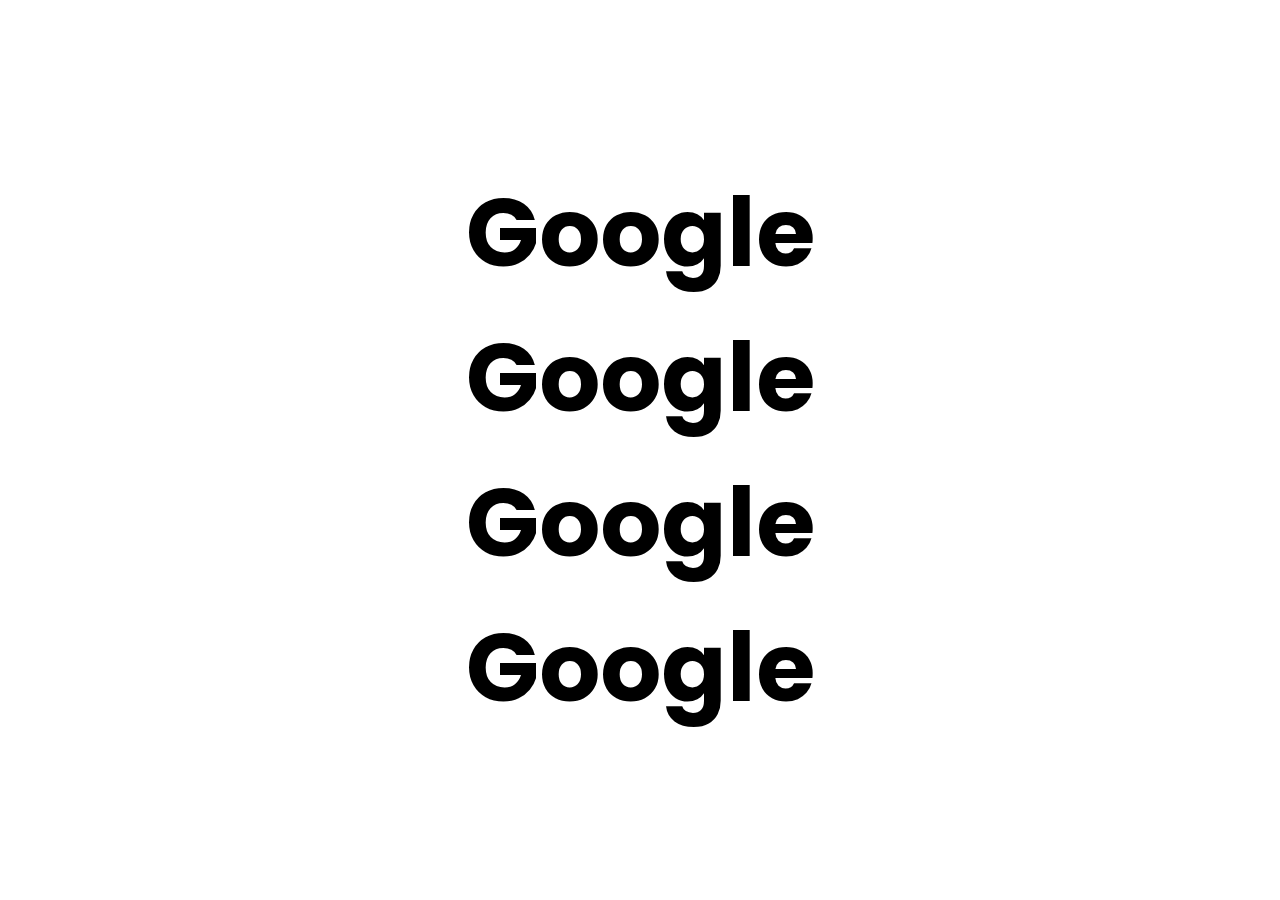
<file: fontEffects/index.html>
<!DOCTYPE html>
<html lang="pt-br">
<head>
    <meta charset="UTF-8">
    <meta http-equiv="X-UA-Compatible" content="IE=edge">
    <meta name="viewport" content="width=device-width, initial-scale=1.0">
    <title>Effect Fonts</title>
    <link rel="stylesheet" href="style.css">
</head>
<body>
    <h2 class="font-effect-shadow-multiple">Google</h2>
    <h2 class="font-effect-fire">Google</h2>
    <h2 class="font-effect-neon">Google</h2>
    <h2 class="font-effect-anaglyph">Google</h2>
</body>
</html>
</file>
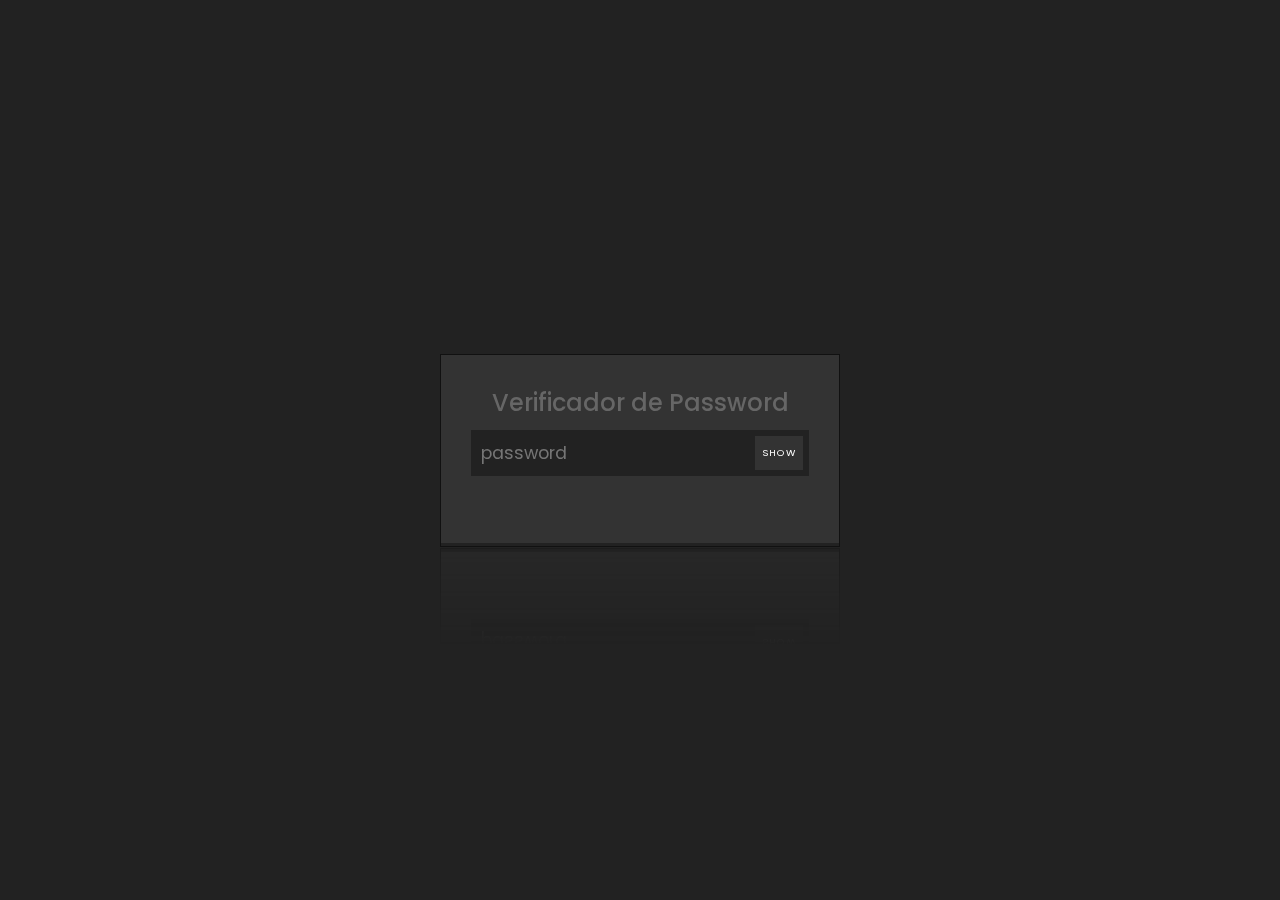
<file: passwordRegex/index.html>
<!DOCTYPE html>
<html lang="pt-br">
<head>
    <meta charset="UTF-8">
    <meta http-equiv="X-UA-Compatible" content="IE=edge">
    <meta name="viewport" content="width=device-width, initial-scale=1.0">
    <title>Verificador de Password</title>
    <link rel="stylesheet" href="style.css">
    <script src="main.js" defer></script>
</head>
<body>
    <div class="container">
        <h2>Verificador de Password</h2>
        <div class="inputBox">
            <input type="password" id="myPassword" placeholder="password">
            <div class="show"></div>
        </div>
        <div class="strenghtMeter"></div>
    </div>
</body>
</html>
</file>
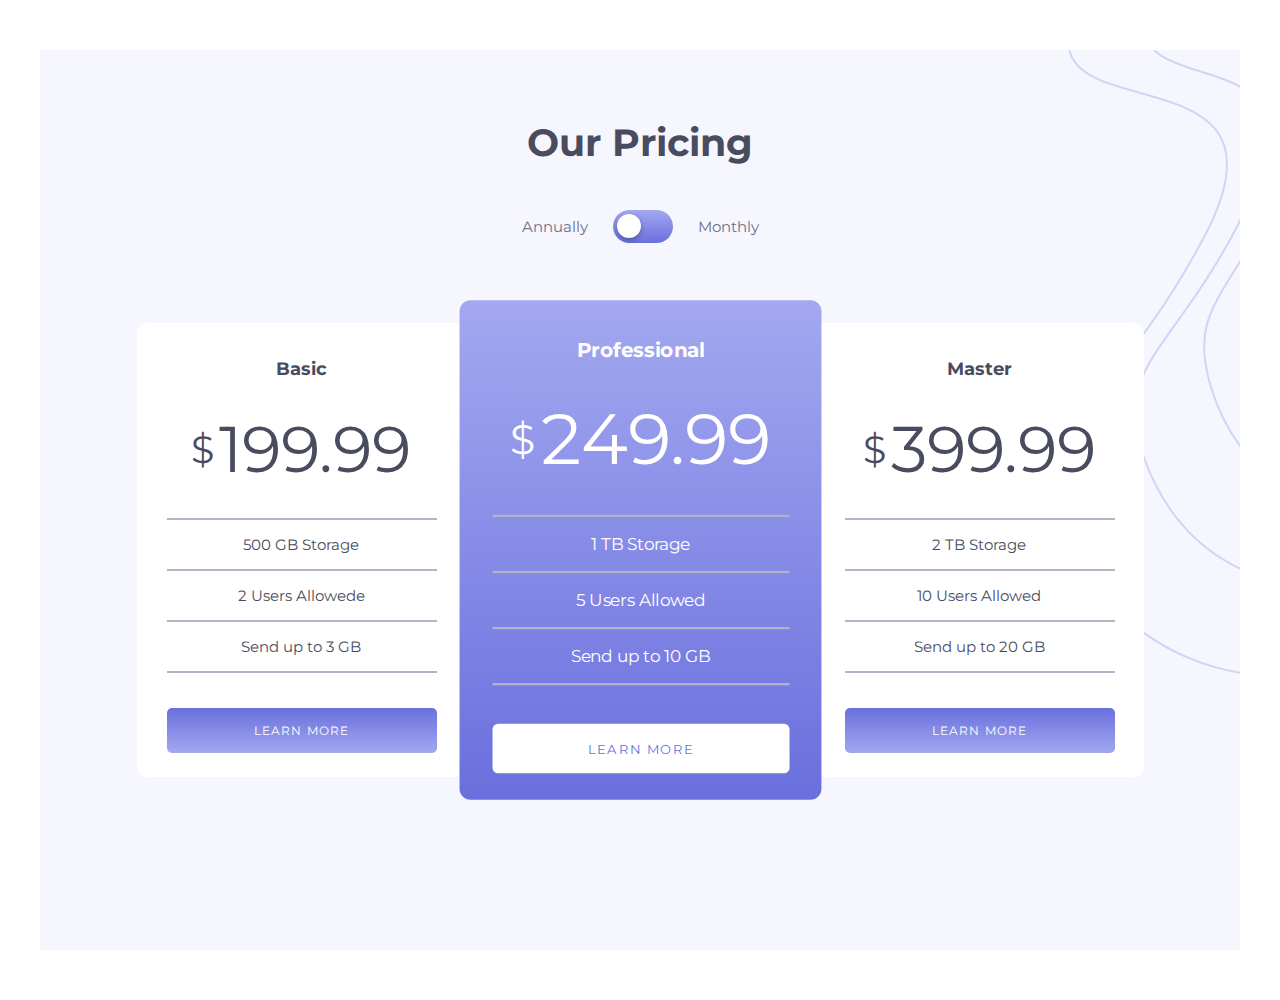
<file: pricing-component/index.html>
<!DOCTYPE html>
<html lang="en">
<head>
  <meta charset="UTF-8">
  <meta name="viewport" content="width=device-width, initial-scale=1.0"> <!-- displays site properly based on user's device -->

  <link rel="icon" type="image/png" sizes="32x32" href="./images/favicon-32x32.png">
  
  <title>Frontend Mentor | [Challenge Name Here]</title>
  <link rel="stylesheet" href="style.css">
  <script src="main.js" defer></script>

</head>
<body>
  <main class="main-container">
    <img class="pattern-top" src="images/bg-top.svg" alt="">
    <header class="header">
      <h1 class="header-title">Our Pricing</h1>
      <div class="header-choice">
        <span class="header-choice-year">Annually</span>
        <input type="checkbox" id="switch" class="header-switch switch--shadow">
        <label for="switch"></label>
        <span class="header-choice-month">Monthly</span>
      </div>
    </header>
    <section class="menu">
      <div class="menu-prices">
        <h2 class="menu-title">Basic</h2>
        <div class="price">
          <span class="dollar">&dollar;</span>
          <p class="menu-value" id="basic">199.99</p>
        </div>
        <hr class="menu-line">
        <p class="menu-info">500 GB Storage</p>
        <hr class="menu-line">
        <p class="menu-info">2 Users Allowede</p>
        <hr class="menu-line">
        <p class="menu-info">Send up to 3 GB</p>
        <hr class="menu-line">
        <button class="menu-btn">Learn More</button>
      </div>

      <div class="menu-prices active">
        <h2 class="menu-title white">Professional</h2>
        <div class="price">
          <span class="dollar white">&dollar;</span>
          <p class="menu-value white" id="professional" >249.99</p>
        </div>
        <hr class="menu-line">
        <p class="menu-info white">1 TB Storage</p>
        <hr class="menu-line">
        <p class="menu-info white">5 Users Allowed</p>
        <hr class="menu-line">
        <p class="menu-info white">Send up to 10 GB</p>
        <hr class="menu-line">
        <button class="menu-btn invert">Learn More</button>
      </div>

      <div class="menu-prices">
        <h2 class="menu-title">Master</h2>
        <div class="price">
          <span class="dollar">&dollar;</span>
          <p class="menu-value" id="master">399.99</p>
        </div>
        <hr class="menu-line">
        <p class="menu-info">2 TB Storage</p>
        <hr class="menu-line">
        <p class="menu-info">10 Users Allowed</p>
        <hr class="menu-line">
        <p class="menu-info">Send up to 20 GB</p>
        <hr class="menu-line">
        <button class="menu-btn">Learn More</button>
      </div>
      <img class="pattern-bottom" src="images/bg-bottom.svg" alt="">
    </section>
  </main>  
</body>
</html>
</file>
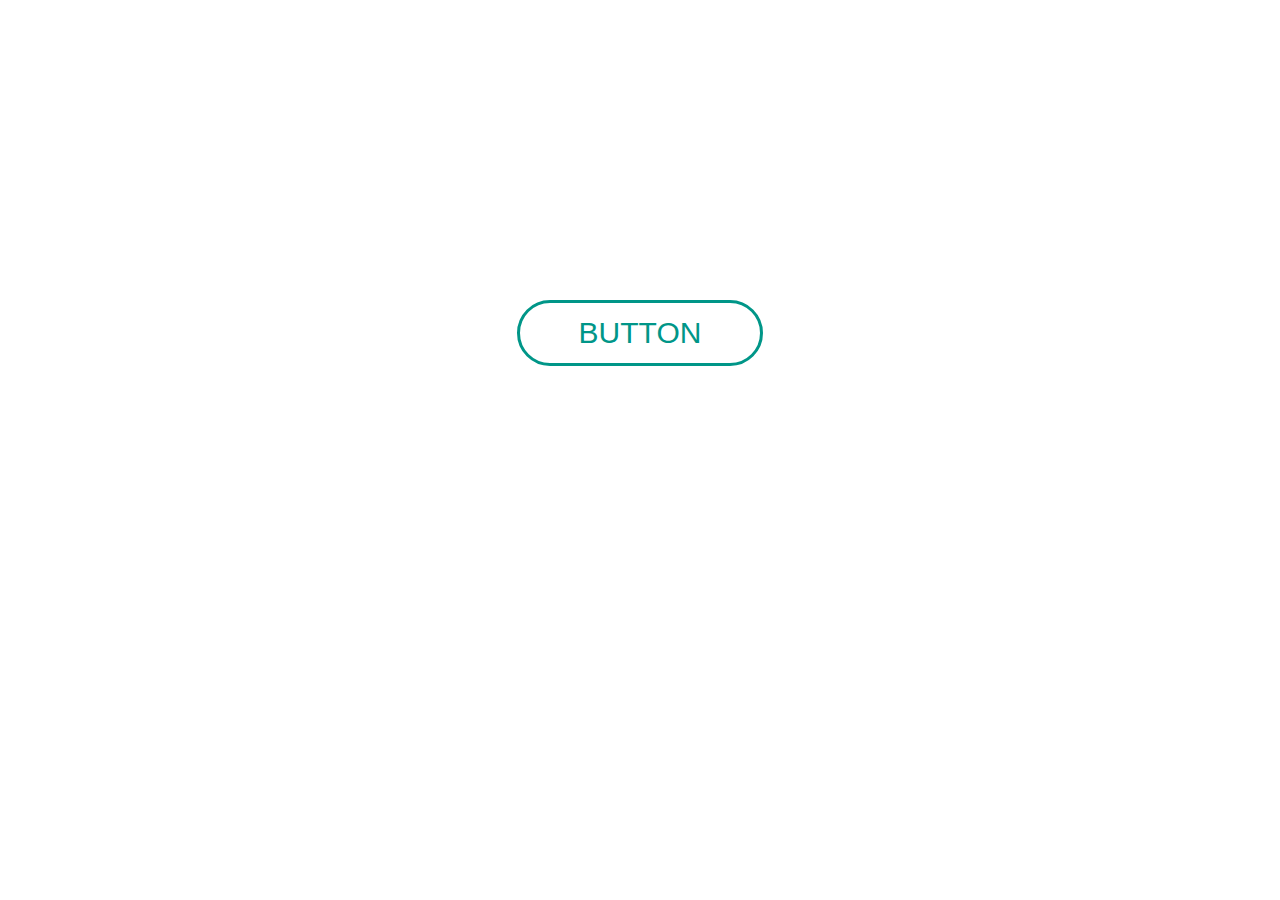
<file: buttonhover/button.html>
<!DOCTYPE html>
<html lang="pt-br">
<head>
    <meta charset="UTF-8">
    <meta http-equiv="X-UA-Compatible" content="IE=edge">
    <meta name="viewport" content="width=device-width, initial-scale=1.0">
    <title>Buttom Hover 2</title>
    <link rel="stylesheet" href="style.css">
</head>
<body>
    <a href="#" class="btn">Button</a>
</body>
</html>
</file>
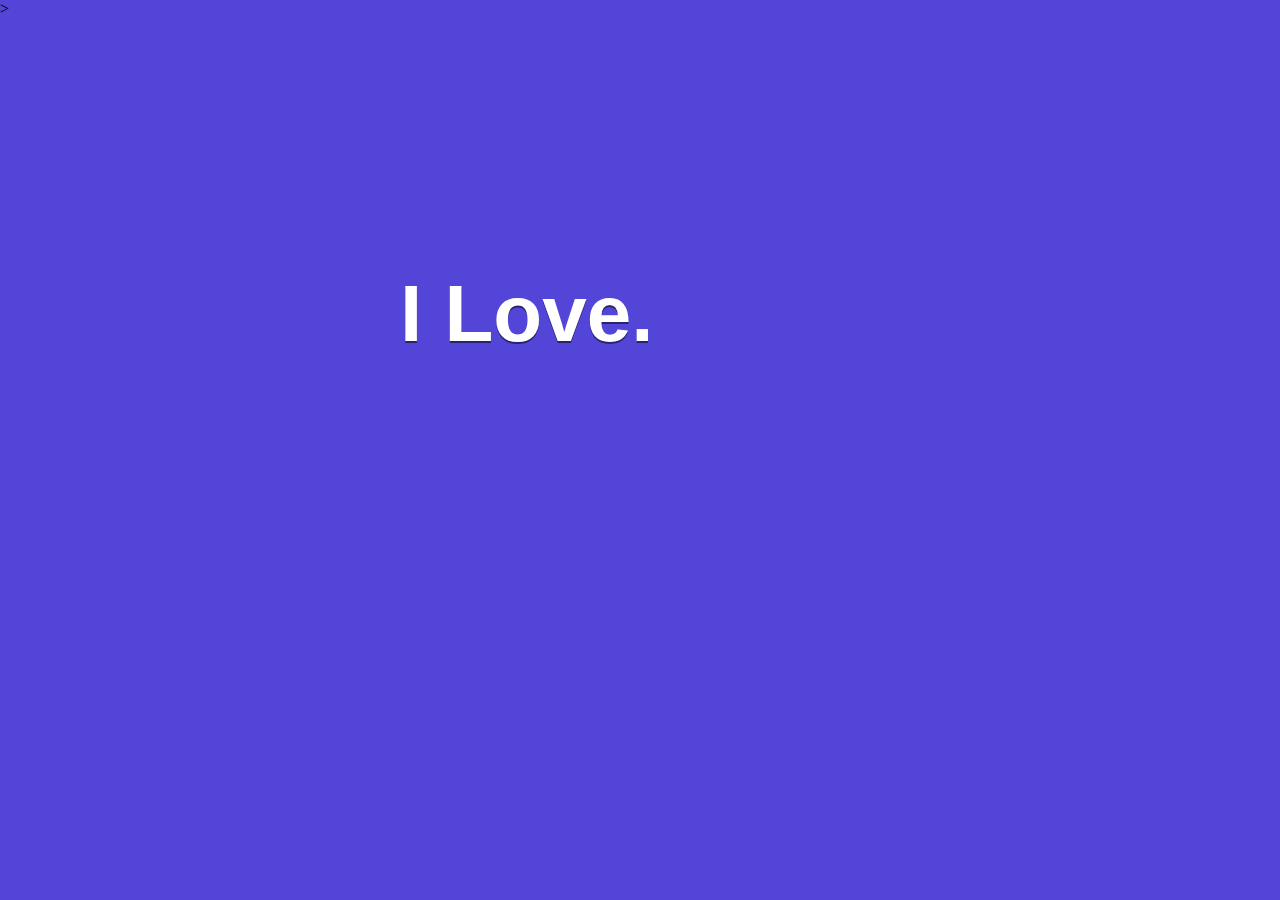
<file: changeletter/change.html>
<!DOCTYPE html>
<html lang="pt-br">
<head>
    <meta charset="UTF-8">
    <meta http-equiv="X-UA-Compatible" content="IE=edge">
    <meta name="viewport" content="width=device-width, initial-scale=1.0">
    <title>Change Letter</title>
    <link rel="stylesheet" href="style.css">>
</head>
<body>
    <h1>I Love<span></span>.</h1>
</body>
</html>
</file>
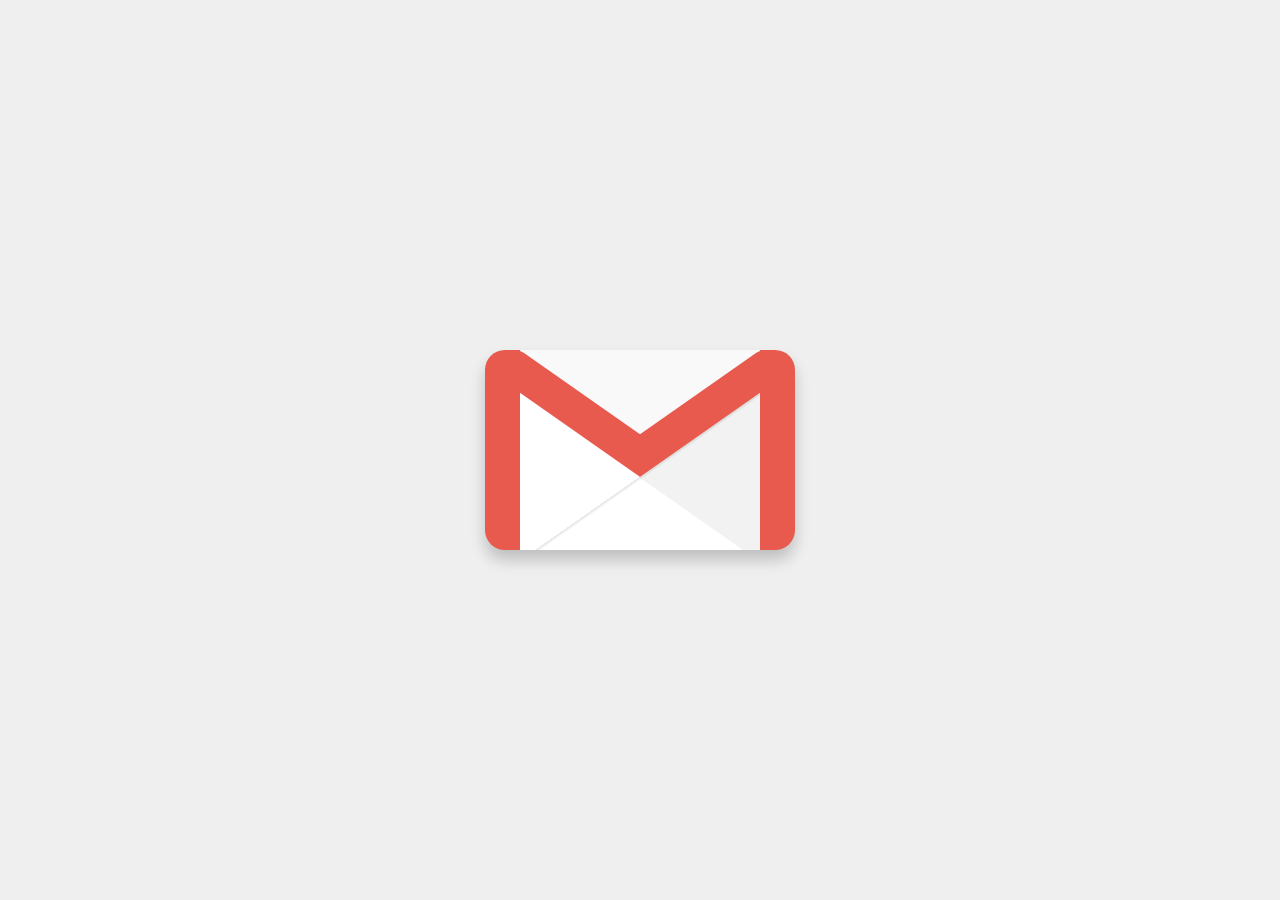
<file: gmail/gmail.html>
<!DOCTYPE html>
<html lang="pt-br">
<head>
    <meta charset="UTF-8">
    <meta http-equiv="X-UA-Compatible" content="IE=edge">
    <meta name="viewport" content="width=device-width, initial-scale=1.0">
    <title>Gmail Logo Example</title>
    <link rel="stylesheet" href="style.css">
    <script src="https://code.jquery.com/jquery-3.6.0.js"></script>
    <script type="text/javascript">
        $(document).ready(function(){
            $('.logo').click(function() {
                $('.logo').toggleClass('active')
            })
        })
    </script>

</head>
<body>
    <div class="logo">
        <span></span>
        <span></span>
    </div>
</body>
</html>
</file>
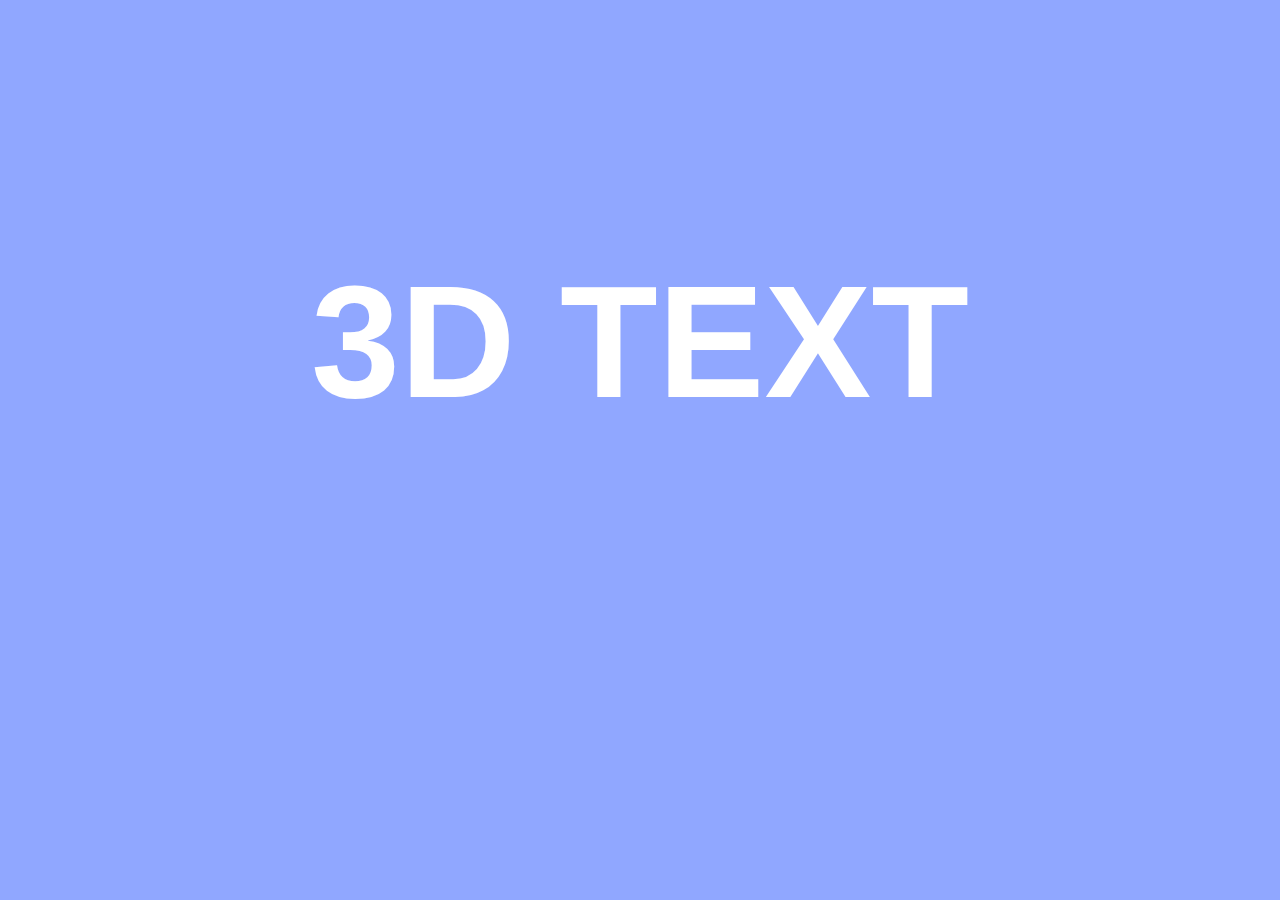
<file: hover3d/3d.html>
<!DOCTYPE html>
<html lang="pt-br">
<head>
    <meta charset="UTF-8">
    <meta http-equiv="X-UA-Compatible" content="IE=edge">
    <meta name="viewport" content="width=device-width, initial-scale=1.0">
    <title>3d</title>
    <link rel="stylesheet" href="style.css">
</head>
<body>
    <h1>3D TEXT</h1>
    
</body>
</html>
</file>
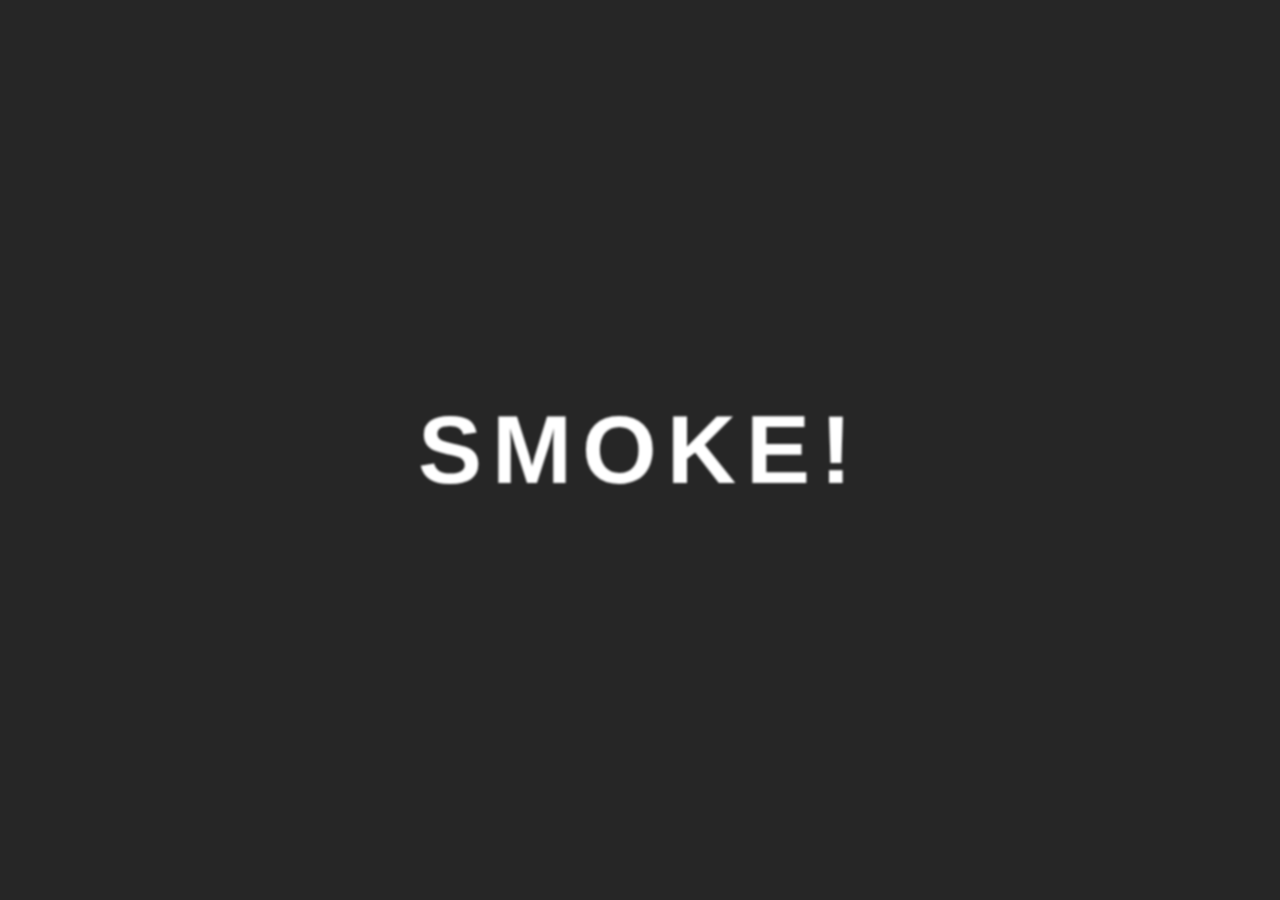
<file: smoke/smoke.html>
<!DOCTYPE html>
<html lang="pt-br">
<head>
    <meta charset="UTF-8">
    <meta http-equiv="X-UA-Compatible" content="IE=edge">
    <meta name="viewport" content="width=device-width, initial-scale=1.0">
    <title>Smoke Example</title>
    <link rel="stylesheet" href="style.css">
</head>
<body>
    <div class="center">
        <ul>
            <li>S</li>
            <li>M</li>
            <li>O</li>
            <li>K</li>
            <li>E</li>
            <li>!</li>
        </ul>
    </div>
</body>
</html>
</file>
<file: fontEffects/style.css>
@import url('https://fonts.googleapis.com/css?family=Poppins:wght@500&display=swap&effect=shadow-multiple|fire|neon|anaglyph');
/* Antes no import da fonte, o caminho da url era css2. Troquei para css sem o número 2 para usar a API. Isso pode ser visto na documentação de fontes do próprio Google Fonts para habilitar os efeitos */

* {
    margin: 0;
    padding: 0;
    box-sizing: border-box;
}

body {
    display: flex;
    justify-content: center;
    align-items: center;
    flex-direction: column;
    height: 100vh;
}

h2 {
    font-size: 6em;
    font-family: 'Poppins', sans-serif;
}
</file>
<file: passwordRegex/style.css>
@import url('https://fonts.googleapis.com/css2?family=Poppins:wght@300;400;500;600;700;800;900&display=swap');

* {
    margin: 0;
    padding: 0;
    box-sizing: border-box;
    font-family: 'Poppins', sans-serif;
}

body {
    display: flex;
    justify-content: center;
    align-items: center;
    min-height: 100vh;
    background: #222;
}

.container {
    position: relative;
    width: 400px;
    padding: 30px;
    background: #333;
    display: flex;
    justify-content: center;
    align-items: center;
    flex-direction: column;
    border: 1px solid #111;
    gap: 10px;
    padding-bottom: 70px;
    -webkit-box-reflect: below 1px linear-gradient(transparent, transparent, #0005);
}

.container h2 {
    color: #666;
    font-weight: 500;
}

.container .inputBox {
    position: relative;
    width: 100%;
}

.container .inputBox input {
    position: relative;
    width: 100%;
    background: #222;
    border: none;
    outline: none;
    padding: 10px;
    color: #fff;
    font-size: 1.1em;
}

.container .strenghtMeter {
    position: absolute;
    bottom: 0;
    left: 0;
    width: 100%;
    height: 3px;
    background: #222;
}

.container .strenghtMeter::before {
    content: '';
    position: absolute;
    width: 0;
    height: 100%;
    transition: 0.5s;
    background: #f00;
}

.container.weak .strenghtMeter::before {
    width: 10%;
    background: #f00;
    filter:  drop-shadow(0 0 5px #f00) drop-shadow(0 0 10px #f00) drop-shadow(0 0 20px #f00);
}

.container.medium .strenghtMeter::before {
    width: 66.66%;
    background: #ffa500;
    filter:  drop-shadow(0 0 5px #ffa500) drop-shadow(0 0 10px #ffa500) drop-shadow(0 0 20px #ffa500);
}

.container.strong .strenghtMeter::before {
    width: 100%;
    background: #0f0;
    filter:  drop-shadow(0 0 5px #0f0) drop-shadow(0 0 10px #0f0) drop-shadow(0 0 20px #0f0);
}

.container .strenghtMeter::after {
    content: '';
    position: absolute;
    top: -45px;
    left: 30px;
    color: #fff;
    transition: 0.5s;
}

.container.weak .strenghtMeter::after {
    color: #f00;
    content: 'Your Password is Weak';
}

.container.medium .strenghtMeter::after {
    color: #ffa500;
    content: 'Your Password is Medium';
}

.container.strong .strenghtMeter::after {
    color: #0f0;
    content: 'Your Password is Strong';
}

.show {
    position: absolute;
    top: 0;
    right: 0;
    width: 60px;
    height: 100%;
    background: #333;
    border: 6px solid #222;
    cursor: pointer;
    display: flex;
    justify-content: center;
    align-items: center;
}

.show::before {
    content: 'Show';
    font-size: 0.6em;
    color: #fff;
    letter-spacing: 0.15em;
    text-transform: uppercase;
}

.show.hide::before {
    content: 'hide';
}
</file>
<file: pricing-component/style.css>
@import url('https://fonts.googleapis.com/css2?family=Montserrat:wght@700&display=swap');

:root {
    --Linear-Gradient: hsl(236, 72%, 79%), hsl(237, 63%, 64%);
    --Very-Light-Grayish-Blue: hsl(240, 78%, 98%);
    --Light-Grayish-Blue: hsl(234, 14%, 74%);
    --Grayish-Blue: hsl(233, 13%, 49%);
    --Dark-Grayish-Blue: hsl(232, 13%, 33%);
}

* {
    margin: 0;
    padding: 0;
    box-sizing: border-box;
    font-family: 'Montserrat', sans-serif;
    font-size: 15px;
}

.main-container {
    min-height: 100vh;
    width: 475px;
    position: relative;
    background-color: var(--Very-Light-Grayish-Blue);
    overflow: hidden;
    margin: 50px auto;
    z-index: 0;
}
.pattern-top {
    position: absolute;
    top: -30px;
    right: -190px;
    z-index: -1;
}
.header {
    display: flex;
    flex-direction: column;
    align-items: center;
    gap: 45px;
    margin-top: 70px;
}
.header-title {
    font-size: 2em;
    color: var(--Dark-Grayish-Blue);
}
.header-choice {
    display: flex;
    align-items: center;
    gap: 25px;
}
.header-choice-year,
.header-choice-month {
    color: var(--Grayish-Blue);
}
.header-switch {
    position: absolute;
    margin-left: -9999px;
    visibility: hidden;
}
.header-switch + label {
    display: block;
    position: relative;
    cursor: pointer;
    outline: none;
    user-select: none;
}
.switch--shadow + label {
    padding: 2px;
    width: 60px;
    height: 33px;
    background: linear-gradient(hsl(236deg, 72%, 79%), hsl(237deg, 63%, 64%));
    border-radius: 60px;
}
.switch--shadow + label:before,
.switch--shadow + label:after {
  display: block;
  position: absolute;
  top: 4px;
  left: 4px;
  bottom: 1px;
  content: '';
}
.switch--shadow + label:before {
  right: 1px;
  background-color: linear-gradient(hsl(237deg, 63%, 64%), hsl(236deg, 72%, 79%));
  border-radius: 60px;
  transition: all 0.4s;
}
.switch--shadow + label:after {
  width: 24px;
  height: 24px;
  background-color: #fff;
  border-radius: 100%;
  box-shadow: 0 2px 5px rgba(0, 0, 0, 0.3);
  transition: all 0.4s;
}
.switch--shadow:checked + label:before {
    background-color: linear-gradient(hsl(237deg, 63%, 64%), hsl(236deg, 72%, 79%));
}
.switch--shadow:checked + label:after {
    transform: translateX(27px);
}
.menu {
    margin-top: 80px;
    display: flex;
    flex-direction: column;
    align-items: center;
    gap: 30px;
    z-index: 1;
}
.menu-prices {
    width: 329px;
    height: 454px;
    background-color: white;
    padding: 0 30px;
    border-radius: 10px;
}
.menu-title {
    color: var(--Dark-Grayish-Blue);
    text-align: center;
    margin-top: 35px;
    font-size: 1.2em;
}
.price {
    justify-content: center;
    display: flex;
    align-items: center;
    margin-top: 30px;
    margin-bottom: 30px;
    gap: 5px;
}
.menu-value {
    font-size: 4.3em;
    color: var(--Dark-Grayish-Blue);
}
.dollar {
    color: var(--Dark-Grayish-Blue);
    font-size: 2.5em;
}
.menu-line {
    border: 0.1px solid var(--Light-Grayish-Blue);
    width: 270px;
    margin-top: 15px;
}
.menu-info {
    color: var(--Dark-Grayish-Blue);
    text-align: center;
    margin-top: 15px;
}
.menu-btn {
    width: 270px;
    height: 45px;
    background: linear-gradient(hsl(237deg, 63%, 64%), hsl(236deg, 72%, 79%));
    margin-top: 35px;
    border: none;
    color: white;
    cursor: pointer;
    border-radius: 5px;
    text-transform: uppercase;
    letter-spacing: 0.1em;
    font-size: 0.8em;
    transition: 0.5s;
}
.menu-btn:hover {
    background: white;
    color: hsl(237deg, 63%, 64%);
    border: 1px solid var(--Dark-Grayish-Blue);
}
.pattern-bottom {
    display: none;
}
.active {
    background: linear-gradient(hsl(236, 72%, 79%), hsl(237, 63%, 64%));
}
.white {
    color: white;
}
.invert {
    background: white;
    color: hsl(237deg, 63%, 64%);
}
.invert:hover {
    background: linear-gradient(hsl(236, 72%, 79%), hsl(237, 63%, 64%));
    color: white;
    border: 1px solid white;
}

@media (min-width: 1200px) {
    .main-container {
        width: 1200px;
    }
    .header-title {
        font-size: 2.5em;
    }
    .menu {
        margin-top: 80px;
        flex-direction: row;
        justify-content: center;
        align-items: center;
        gap: 10px;
    }
    .active {
        transform: scale(1.1);
    }
}
</file>
<file: buttonhover/style.css>
body {
    margin: 0;
    padding: 0;
}

.btn {
    font-family: Arial, Helvetica, sans-serif;
    text-transform: uppercase;
    font-size: 30px;
    width: 240px;
    height: 60px;
    border-radius: 80px;
    line-height: 60px;
    text-align: center;
    border: 3px solid #009688;
    display: block;
    text-decoration: none;
    margin: 300px auto;
    color: #009688;
    position: relative;
    overflow: hidden;
    background: transparent;
    transition: .3s;
}

.btn::before {
    content: '';
    width: 100%;
    height: 100%;
    position: absolute;
    top: -100%;
    opacity: .5;
    background: #009688;
    left: 0;
    z-index: -1;
    transition: .3s;
}

.btn::after {
    content: '';
    width: 100%;
    height: 100%;
    position: absolute;
    top: -100%;
    background: #009688;
    left: 0;
    z-index: -1;
    transition: .3s;
    transition-delay: .2s;
}

.btn:hover {
    color: #fff;
}

.btn:hover::before {
    top: 0;
}

.btn:hover::after {
    top: 0;
}
</file>
<file: changeletter/style.css>
body {
    margin: 0;
    padding: 0;
    background: #5245d8;
}

h1 {
    margin: 250px 0 0 400px;
    padding: 0;
    font-family: Arial, Helvetica, sans-serif;
    color: #fff;
    font-size: 5em;
    text-shadow: 0 2px 0 rgba(0, 0, 0, .5);
}

span::before {
    content: '';
    animation: animate infinite 7s;
}

@keyframes animate {
    0% 
    {
        content: ' HTML';
    }
    25% 
    {
        content: ' CSS';   
    }
    50% 
    {
        content: ' JavaScript';   
    }
    75% 
    {
        content: ' React';   
    }
    100% 
    {
        content: ' Photoshop';   
    }
}
</file>
<file: gmail/style.css>
body {
    margin: 0;
    padding: 0;
    background: #efefef;
}

.logo {
    position: absolute;
    top: 50%;
    left: 50%;
    transform: translate(-50%, -50%);
    width: 240px;
    height: 200px;
    background: #fff;
    border-radius: 20px;
    border-left: 35px solid #e75a4d;
    border-right: 35px solid #e75a4d;
    box-shadow: 0 10px 15px rgba(0, 0, 0, .2);
    transition: 1s;
    overflow: hidden;
    
}

.active {
    width: 0;
    height: 70px;
    border-radius: 70px;
    transform: translate(-50%, -50%) rotate(360deg);
}

.logo::before {
    content: '';
    position: absolute;
    top: -10px;
    left: -20px;
    width: 183px;
    height: 35px;
    background: #e75a4d;
    border-radius: 20px 0 0 20px;
    transform-origin: left;
    transform: rotate(35deg);
    z-index: 3;
}

.logo::after {
    content: '';
    position: absolute;
    top: -10px;
    right: -20px;
    width: 183px;
    height: 35px;
    background: #e75a4d;
    border-radius: 0 20px 20px 0;
    transform-origin: right;
    transform: rotate(-35deg);
    z-index: 3;
}

span:nth-child(1) {
    position: absolute;
    display: block;
    width: 180%;
    height: 100%;
    background: rgba(0, 0, 0, .05);
    z-index: 1;
    transform: rotate(35deg);
    top: -76px;
    right: -122px;
    
}

span:nth-child(2) {
    position: absolute;
    display: block;
    width: 180%;
    height: 100%;
    background: rgba(255, 255, 255, .5);
    z-index: 1;
    transform: rotate(-35deg);
    top: -83px;
    right: -78px;
    box-shadow: 0 2px 2px rgba(0, 0, 0, .1);
    
}
</file>
<file: hover3d/style.css>
body {
    background-color: #90a7ff;
    margin: 0;
    padding: 0;
}
h1{
    margin: 250px auto;
    text-align: center;
    font-size: 10em;
    color: #fff;
    font-family: Arial, Helvetica, sans-serif;
    font-weight: bold;
    transition: 0.5s;
    
}

h1:hover {
    text-shadow: 0 1px 0 #ccc, 0 1px 15px rgba(0, 0, 0, 0.2), 0 2px 0 #ccc, 0 3px 0 #ccc, 0 4px 0 #ccc, 0 5px 0 #ccc, 0 6px 0 #ccc, 0 7px 0 #ccc, 0 8px 0 #ccc, 0 9px 0 #ccc, 0 10px 0 #ccc, 0 11px 0 #ccc, 0 12px 0 #ccc, 0 20px 30px rgba(0, 0, 0, 0.5);
}
</file>
<file: smoke/style.css>
body {
    margin: 0;
    padding: 0;
    font-family: Verdana, Geneva, Tahoma, sans-serif;
    background: #262626;
}

.center {
    position: absolute;
    top: 50%;
    left: 50%;
    transform: translate(-50%, -50%);
}

ul {
    margin: 0;
    padding: 0;
    display: flex ;
}

ul li {
    list-style: none;
    color: #fff;
    font-size: 6em;
    font-weight: bold;
    letter-spacing: 10px;
    filter: blur(1px);
}

ul:hover li {
    animation: animate 2s linear forwards;
}

@keyframes animate {
    0% 
    {
        transform: rotate(0deg) translateY(0px);
        opacity: 1;
        filter: blur(1px);
    }
    100% 
    {
        transform: rotate(45deg) translateY(-200px);
        opacity: 0;
        filter: blur(20px)
    }

}

ul li:nth-child(1) {
    animation-delay: 0s;
}

ul li:nth-child(2) {
    animation-delay: .4s;
}


ul li:nth-child(3) {
    animation-delay: .8s;
}


ul li:nth-child(4) {
    animation-delay: 1.2s;
}

ul li:nth-child(5) {
    animation-delay: 1.4s;
}

ul li:nth-child(6) {
    animation-delay: 1.6s;
}
</file>
